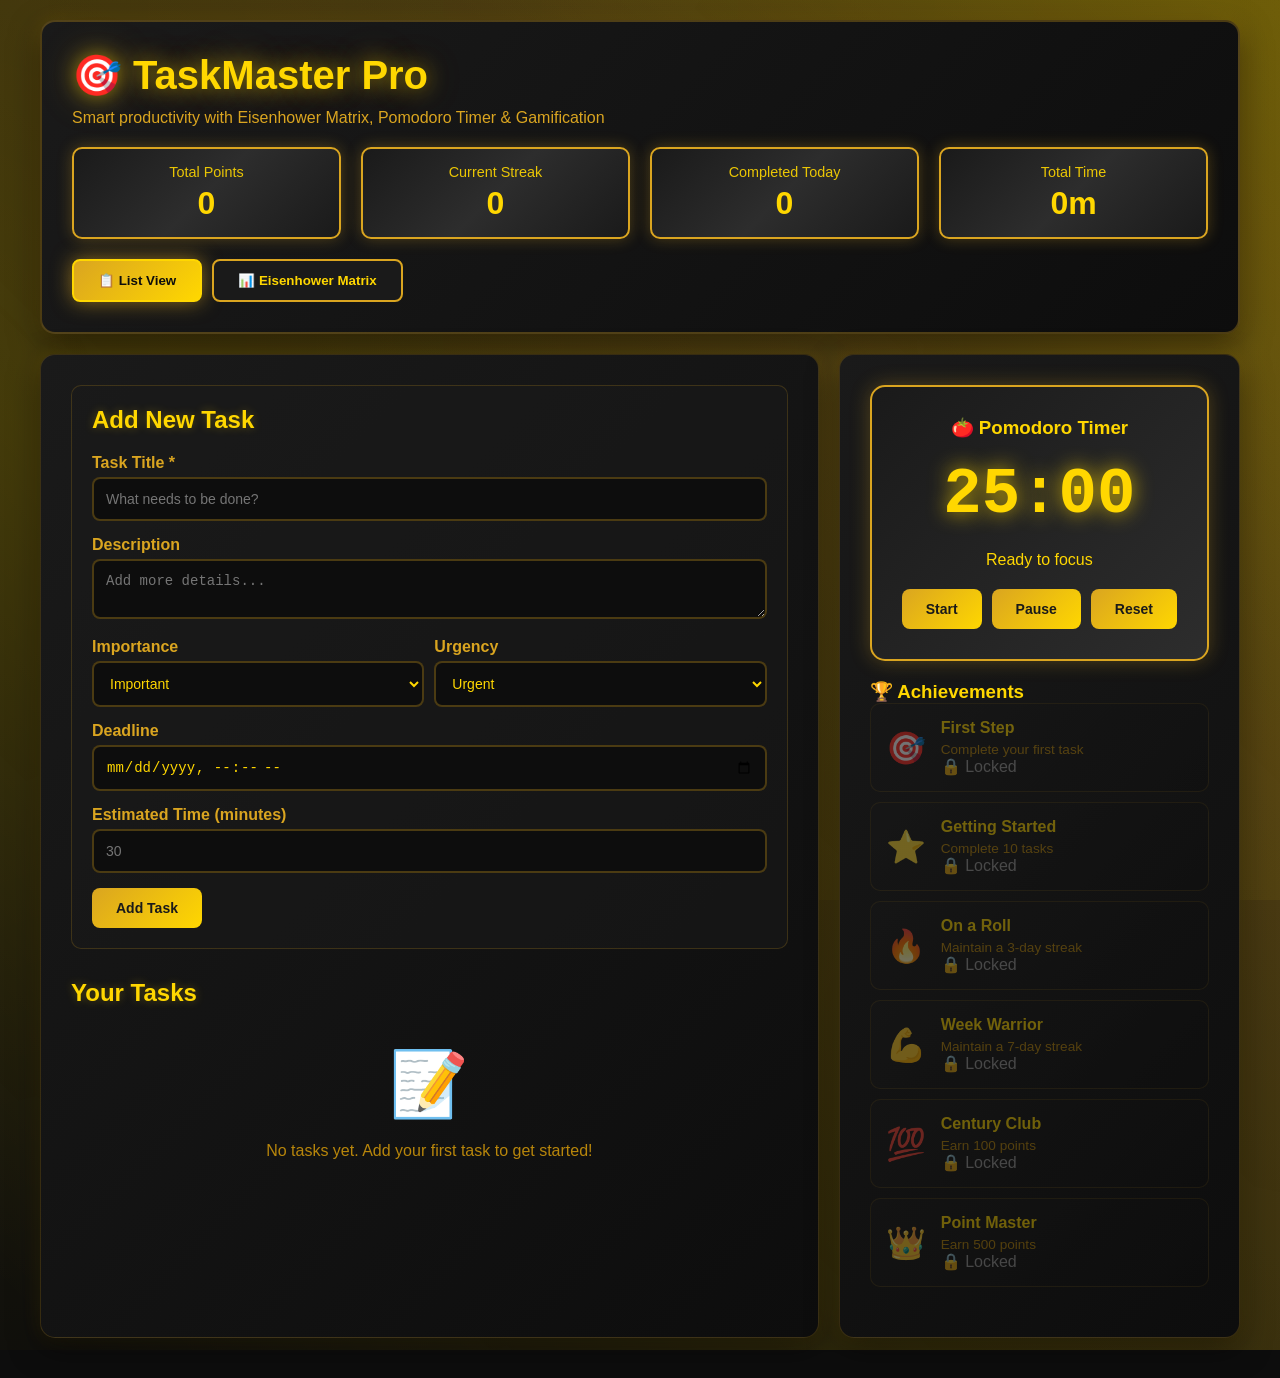
<file: Index.html>
<!DOCTYPE html>
<html lang="en">
<head>
    <meta charset="UTF-8">
    <meta name="viewport" content="width=device-width, initial-scale=1.0">
    <title>TaskMaster Pro - Smart To-Do List</title>
    <link rel="stylesheet" href="styles.css">
</head>
<body>
    <div class="container">
        <header>
            <h1>🎯 TaskMaster Pro</h1>
            <p>Smart productivity with Eisenhower Matrix, Pomodoro Timer & Gamification</p>
            
            <div class="stats-bar">
                <div class="stat-card">
                    <div class="stat-label">Total Points</div>
                    <div class="stat-value" id="totalPoints">0</div>
                </div>
                <div class="stat-card">
                    <div class="stat-label">Current Streak</div>
                    <div class="stat-value" id="currentStreak">0</div>
                </div>
                <div class="stat-card">
                    <div class="stat-label">Completed Today</div>
                    <div class="stat-value" id="completedToday">0</div>
                </div>
                <div class="stat-card">
                    <div class="stat-label">Total Time</div>
                    <div class="stat-value" id="totalTime">0h</div>
                </div>
            </div>

            <div class="view-tabs">
                <button class="tab-btn active" data-view="list">📋 List View</button>
                <button class="tab-btn" data-view="matrix">📊 Eisenhower Matrix</button>
            </div>
        </header>

        <div class="main-content">
            <div class="task-section">
                <div class="add-task-form">
                    <h2>Add New Task</h2>
                    <form id="taskForm">
                        <div class="form-group">
                            <label for="taskTitle">Task Title *</label>
                            <input type="text" id="taskTitle" required placeholder="What needs to be done?">
                        </div>

                        <div class="form-group">
                            <label for="taskDescription">Description</label>
                            <textarea id="taskDescription" placeholder="Add more details..."></textarea>
                        </div>

                        <div class="priority-urgency-grid">
                            <div class="form-group">
                                <label for="taskImportance">Importance</label>
                                <select id="taskImportance" required>
                                    <option value="important">Important</option>
                                    <option value="not-important">Not Important</option>
                                </select>
                            </div>

                            <div class="form-group">
                                <label for="taskUrgency">Urgency</label>
                                <select id="taskUrgency" required>
                                    <option value="urgent">Urgent</option>
                                    <option value="not-urgent">Not Urgent</option>
                                </select>
                            </div>
                        </div>

                        <div class="form-group">
                            <label for="taskDeadline">Deadline</label>
                            <input type="datetime-local" id="taskDeadline">
                        </div>

                        <div class="form-group">
                            <label for="taskEstimate">Estimated Time (minutes)</label>
                            <input type="number" id="taskEstimate" min="5" step="5" placeholder="30">
                        </div>

                        <button type="submit" class="btn btn-primary">Add Task</button>
                    </form>
                </div>

                <!-- List View -->
                <div class="view-section active" id="listView">
                    <h2>Your Tasks</h2>
                    <ul class="task-list" id="taskList"></ul>
                </div>

                <!-- Matrix View -->
                <div class="view-section" id="matrixView">
                    <h2>Eisenhower Matrix</h2>
                    <div class="matrix-grid">
                        <div class="matrix-quadrant quadrant-urgent-important">
                            <h3>🔴 Urgent & Important (Do First)</h3>
                            <ul class="task-list" id="urgentImportant"></ul>
                        </div>
                        <div class="matrix-quadrant quadrant-not-urgent-important">
                            <h3>🟡 Not Urgent & Important (Schedule)</h3>
                            <ul class="task-list" id="notUrgentImportant"></ul>
                        </div>
                        <div class="matrix-quadrant quadrant-urgent-not-important">
                            <h3>🔵 Urgent & Not Important (Delegate)</h3>
                            <ul class="task-list" id="urgentNotImportant"></ul>
                        </div>
                        <div class="matrix-quadrant quadrant-not-urgent-not-important">
                            <h3>⚫ Not Urgent & Not Important (Eliminate)</h3>
                            <ul class="task-list" id="notUrgentNotImportant"></ul>
                        </div>
                    </div>
                </div>
            </div>

            <div class="sidebar">
                <!-- Pomodoro Timer -->
                <div class="pomodoro-timer">
                    <h3>🍅 Pomodoro Timer</h3>
                    <div class="timer-display" id="timerDisplay">25:00</div>
                    <p id="timerStatus">Ready to focus</p>
                    <div class="timer-controls">
                        <button class="btn" id="startTimer">Start</button>
                        <button class="btn" id="pauseTimer">Pause</button>
                        <button class="btn" id="resetTimer">Reset</button>
                    </div>
                </div>

                <!-- Achievements -->
                <div class="achievements">
                    <h3>🏆 Achievements</h3>
                    <div id="achievementsList"></div>
                </div>
            </div>
        </div>
    </div>

    <script src="script.js"></script>
</body>
</html>
</file>
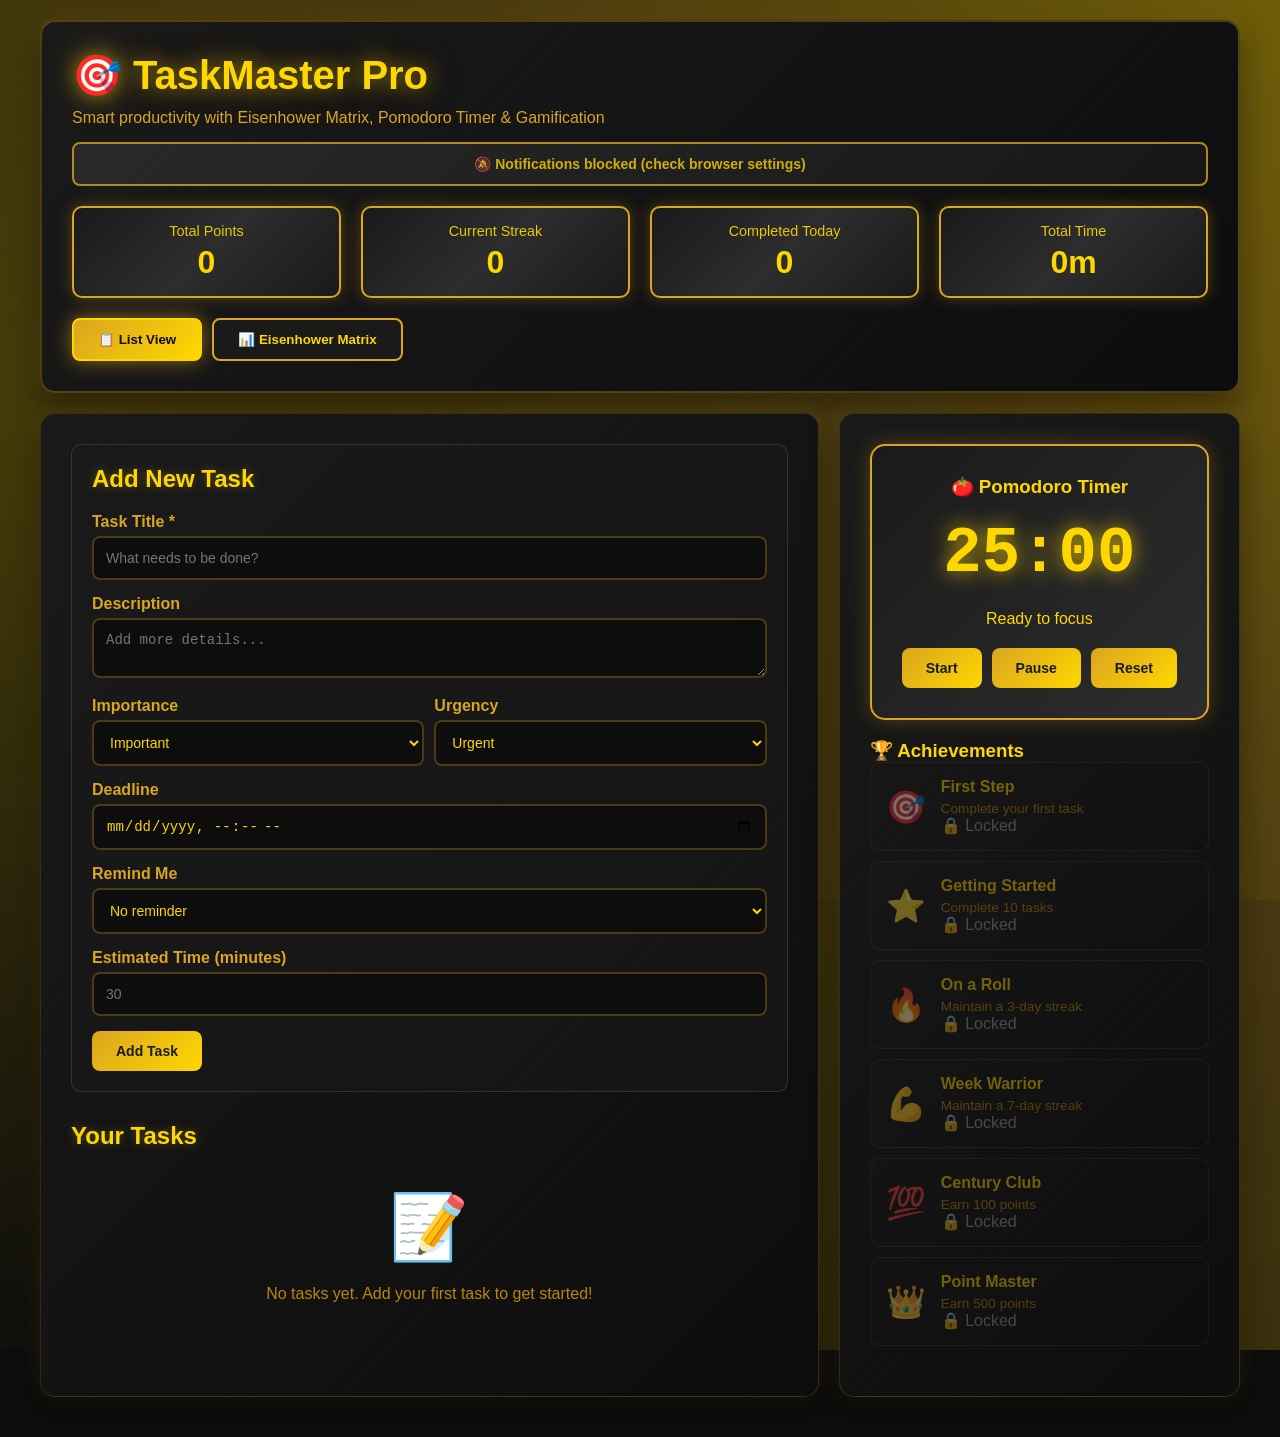
<file: index.html>
<!DOCTYPE html>
<html lang="en">
<head>
    <meta charset="UTF-8">
    <meta name="viewport" content="width=device-width, initial-scale=1.0">
    <title>TaskMaster Pro - Smart To-Do List</title>
    <link rel="stylesheet" href="styles.css">
</head>
<body>
    <div class="container">
        <header>
            <h1>🎯 TaskMaster Pro</h1>
            <p>Smart productivity with Eisenhower Matrix, Pomodoro Timer & Gamification</p>

            <button type="button" id="enableNotifications" class="btn btn-notify">🔔 Enable Reminders</button>

            <div class="stats-bar">
                <div class="stat-card">
                    <div class="stat-label">Total Points</div>
                    <div class="stat-value" id="totalPoints">0</div>
                </div>
                <div class="stat-card">
                    <div class="stat-label">Current Streak</div>
                    <div class="stat-value" id="currentStreak">0</div>
                </div>
                <div class="stat-card">
                    <div class="stat-label">Completed Today</div>
                    <div class="stat-value" id="completedToday">0</div>
                </div>
                <div class="stat-card">
                    <div class="stat-label">Total Time</div>
                    <div class="stat-value" id="totalTime">0h</div>
                </div>
            </div>

            <div class="view-tabs">
                <button class="tab-btn active" data-view="list">📋 List View</button>
                <button class="tab-btn" data-view="matrix">📊 Eisenhower Matrix</button>
            </div>
        </header>

        <div class="main-content">
            <div class="task-section">
                <div class="add-task-form">
                    <h2>Add New Task</h2>
                    <form id="taskForm">
                        <div class="form-group">
                            <label for="taskTitle">Task Title *</label>
                            <input type="text" id="taskTitle" required placeholder="What needs to be done?">
                        </div>

                        <div class="form-group">
                            <label for="taskDescription">Description</label>
                            <textarea id="taskDescription" placeholder="Add more details..."></textarea>
                        </div>

                        <div class="priority-urgency-grid">
                            <div class="form-group">
                                <label for="taskImportance">Importance</label>
                                <select id="taskImportance" required>
                                    <option value="important">Important</option>
                                    <option value="not-important">Not Important</option>
                                </select>
                            </div>

                            <div class="form-group">
                                <label for="taskUrgency">Urgency</label>
                                <select id="taskUrgency" required>
                                    <option value="urgent">Urgent</option>
                                    <option value="not-urgent">Not Urgent</option>
                                </select>
                            </div>
                        </div>

                        <div class="form-group">
                            <label for="taskDeadline">Deadline</label>
                            <input type="datetime-local" id="taskDeadline">
                        </div>

                        <div class="form-group">
                            <label for="taskReminder">Remind Me</label>
                            <select id="taskReminder">
                                <option value="0">No reminder</option>
                                <option value="15">15 minutes before</option>
                                <option value="30">30 minutes before</option>
                                <option value="60">1 hour before</option>
                                <option value="180">3 hours before</option>
                                <option value="1440">1 day before</option>
                            </select>
                        </div>

                        <div class="form-group">
                            <label for="taskEstimate">Estimated Time (minutes)</label>
                            <input type="number" id="taskEstimate" min="5" step="5" placeholder="30">
                        </div>

                        <button type="submit" class="btn btn-primary">Add Task</button>
                    </form>
                </div>

                <!-- List View -->
                <div class="view-section active" id="listView">
                    <h2>Your Tasks</h2>
                    <ul class="task-list" id="taskList"></ul>
                </div>

                <!-- Matrix View -->
                <div class="view-section" id="matrixView">
                    <h2>Eisenhower Matrix</h2>
                    <div class="matrix-grid">
                        <div class="matrix-quadrant quadrant-urgent-important">
                            <h3>🔴 Urgent & Important (Do First)</h3>
                            <ul class="task-list" id="urgentImportant"></ul>
                        </div>
                        <div class="matrix-quadrant quadrant-not-urgent-important">
                            <h3>🟡 Not Urgent & Important (Schedule)</h3>
                            <ul class="task-list" id="notUrgentImportant"></ul>
                        </div>
                        <div class="matrix-quadrant quadrant-urgent-not-important">
                            <h3>🔵 Urgent & Not Important (Delegate)</h3>
                            <ul class="task-list" id="urgentNotImportant"></ul>
                        </div>
                        <div class="matrix-quadrant quadrant-not-urgent-not-important">
                            <h3>⚫ Not Urgent & Not Important (Eliminate)</h3>
                            <ul class="task-list" id="notUrgentNotImportant"></ul>
                        </div>
                    </div>
                </div>
            </div>

            <div class="sidebar">
                <!-- Pomodoro Timer -->
                <div class="pomodoro-timer">
                    <h3>🍅 Pomodoro Timer</h3>
                    <div class="timer-display" id="timerDisplay">25:00</div>
                    <p id="timerStatus">Ready to focus</p>
                    <div class="timer-controls">
                        <button class="btn" id="startTimer">Start</button>
                        <button class="btn" id="pauseTimer">Pause</button>
                        <button class="btn" id="resetTimer">Reset</button>
                    </div>
                </div>

                <!-- Achievements -->
                <div class="achievements">
                    <h3>🏆 Achievements</h3>
                    <div id="achievementsList"></div>
                </div>
            </div>
        </div>
    </div>

    <script src="script.js"></script>
</body>
</html>
</file>
<file: styles.css>
* {
            margin: 0;
            padding: 0;
            box-sizing: border-box;
        }

        body {
            font-family: 'Segoe UI', Tahoma, Geneva, Verdana, sans-serif;
            background: #0d0d0d;
            min-height: 100vh;
            padding: 20px;
            position: relative;
            overflow-x: hidden;
        }

        body::before {
            content: '';
            position: fixed;
            top: -50%;
            left: -50%;
            width: 200%;
            height: 200%;
            background: 
                linear-gradient(45deg, transparent 35%, rgba(255, 215, 0, 0.15) 40%, rgba(218, 165, 32, 0.25) 45%, rgba(255, 215, 0, 0.35) 50%, rgba(218, 165, 32, 0.25) 55%, rgba(255, 215, 0, 0.15) 60%, transparent 65%),
                linear-gradient(-45deg, transparent 35%, rgba(184, 134, 11, 0.15) 40%, rgba(218, 165, 32, 0.25) 45%, rgba(255, 223, 0, 0.3) 50%, rgba(218, 165, 32, 0.25) 55%, rgba(184, 134, 11, 0.15) 60%, transparent 65%),
                radial-gradient(circle at 20% 50%, rgba(255, 215, 0, 0.1) 0%, transparent 50%),
                radial-gradient(circle at 80% 50%, rgba(218, 165, 32, 0.1) 0%, transparent 50%);
            background-size: 400% 400%, 400% 400%, 100% 100%, 100% 100%;
            animation: goldStreaks 25s ease-in-out infinite;
            pointer-events: none;
            z-index: 0;
        }

        body::after {
            content: '';
            position: fixed;
            top: 0;
            left: 0;
            width: 100%;
            height: 100%;
            background: 
                linear-gradient(90deg, transparent 0%, rgba(255, 215, 0, 0.05) 50%, transparent 100%);
            background-size: 200% 100%;
            animation: shimmer 8s ease-in-out infinite;
            pointer-events: none;
            z-index: 0;
        }

        @keyframes shimmer {
            0%, 100% {
                background-position: -200% 0;
            }
            50% {
                background-position: 200% 0;
            }
        }

        @keyframes goldStreaks {
            0% {
                background-position: 0% 0%, 100% 100%, 0% 0%, 100% 100%;
            }
            25% {
                background-position: 50% 50%, 50% 50%, 0% 0%, 100% 100%;
            }
            50% {
                background-position: 100% 100%, 0% 0%, 0% 0%, 100% 100%;
            }
            75% {
                background-position: 50% 50%, 50% 50%, 0% 0%, 100% 100%;
            }
            100% {
                background-position: 0% 0%, 100% 100%, 0% 0%, 100% 100%;
            }
        }

        .container {
            position: relative;
            z-index: 1;
        }

        .container {
            max-width: 1200px;
            margin: 0 auto;
        }

        header {
            background: linear-gradient(135deg, #1a1a1a 0%, #0d0d0d 100%);
            padding: 30px;
            border-radius: 15px;
            margin-bottom: 20px;
            box-shadow: 0 10px 30px rgba(0, 0, 0, 0.5), 0 0 20px rgba(218, 165, 32, 0.2);
            border: 2px solid rgba(218, 165, 32, 0.3);
        }

        h1 {
            color: #FFD700;
            font-size: 2.5rem;
            margin-bottom: 10px;
            text-shadow: 0 0 20px rgba(255, 215, 0, 0.5), 0 0 40px rgba(218, 165, 32, 0.3);
        }

        header > p {
            color: #DAA520;
        }

        .stats-bar {
            display: flex;
            gap: 20px;
            margin-top: 20px;
            flex-wrap: wrap;
        }

        .stat-card {
            background: linear-gradient(135deg, #1a1a1a 0%, #2d2d2d 50%, #1a1a1a 100%);
            border: 2px solid #DAA520;
            color: #FFD700;
            padding: 15px 25px;
            border-radius: 10px;
            flex: 1;
            min-width: 150px;
            text-align: center;
            box-shadow: 0 0 15px rgba(218, 165, 32, 0.3);
        }

        .stat-label {
            font-size: 0.9rem;
            opacity: 0.9;
            margin-bottom: 5px;
        }

        .stat-value {
            font-size: 2rem;
            font-weight: bold;
        }

        .view-tabs {
            display: flex;
            gap: 10px;
            margin-top: 20px;
            flex-wrap: wrap;
        }

        .tab-btn {
            padding: 12px 24px;
            border: 2px solid #DAA520;
            background: #1a1a1a;
            color: #FFD700;
            border-radius: 8px;
            cursor: pointer;
            font-weight: bold;
            transition: all 0.3s;
        }

        .tab-btn.active {
            background: linear-gradient(135deg, #DAA520 0%, #FFD700 100%);
            color: #0d0d0d;
            box-shadow: 0 0 20px rgba(218, 165, 32, 0.6);
            border-color: #FFD700;
        }

        .main-content {
            display: grid;
            grid-template-columns: 2fr 1fr;
            gap: 20px;
            margin-bottom: 20px;
        }

        .task-section {
            background: linear-gradient(135deg, #1a1a1a 0%, #0d0d0d 100%);
            padding: 30px;
            border-radius: 15px;
            box-shadow: 0 10px 30px rgba(0, 0, 0, 0.5), 0 0 20px rgba(218, 165, 32, 0.15);
            border: 1px solid rgba(218, 165, 32, 0.2);
        }

        .task-section h2 {
            color: #FFD700;
            text-shadow: 0 0 10px rgba(255, 215, 0, 0.3);
        }

        .sidebar {
            background: linear-gradient(135deg, #1a1a1a 0%, #0d0d0d 100%);
            padding: 30px;
            border-radius: 15px;
            box-shadow: 0 10px 30px rgba(0, 0, 0, 0.5), 0 0 20px rgba(218, 165, 32, 0.15);
            border: 1px solid rgba(218, 165, 32, 0.2);
        }

        .sidebar h3 {
            color: #FFD700;
        }

        .add-task-form {
            margin-bottom: 30px;
            padding: 20px;
            background: rgba(26, 26, 26, 0.5);
            border-radius: 10px;
            border: 1px solid rgba(218, 165, 32, 0.2);
        }

        .add-task-form h2 {
            color: #FFD700;
            margin-bottom: 20px;
        }

        .form-group {
            margin-bottom: 15px;
        }

        label {
            display: block;
            margin-bottom: 5px;
            color: #DAA520;
            font-weight: 600;
        }

        input[type="text"],
        input[type="datetime-local"],
        input[type="number"],
        select,
        textarea {
            width: 100%;
            padding: 12px;
            border: 2px solid rgba(218, 165, 32, 0.3);
            border-radius: 8px;
            font-size: 14px;
            transition: all 0.3s;
            background: #0d0d0d;
            color: #FFD700;
        }

        input:focus,
        select:focus,
        textarea:focus {
            outline: none;
            border-color: #DAA520;
            box-shadow: 0 0 10px rgba(218, 165, 32, 0.3);
        }

        textarea {
            resize: vertical;
            min-height: 60px;
        }

        .priority-urgency-grid {
            display: grid;
            grid-template-columns: 1fr 1fr;
            gap: 10px;
        }

        .btn {
            padding: 12px 24px;
            border: none;
            border-radius: 8px;
            cursor: pointer;
            font-weight: bold;
            transition: all 0.3s;
            font-size: 14px;
        }

        .btn-primary {
            background: linear-gradient(135deg, #DAA520 0%, #FFD700 100%);
            color: #1a1a1a;
            font-weight: bold;
        }

        .btn-primary:hover {
            transform: translateY(-2px);
            box-shadow: 0 5px 20px rgba(218, 165, 32, 0.5);
        }

        .btn-secondary {
            background: #6c757d;
            color: white;
        }

        .btn-danger {
            background: #dc3545;
            color: white;
        }

        .btn-success {
            background: #28a745;
            color: white;
        }

        .task-list {
            list-style: none;
        }

        .task-item {
            background: linear-gradient(135deg, rgba(26, 26, 26, 0.8) 0%, rgba(13, 13, 13, 0.8) 100%);
            padding: 20px;
            margin-bottom: 15px;
            border-radius: 10px;
            border-left: 4px solid #DAA520;
            transition: all 0.3s;
            animation: slideIn 0.3s;
            border: 1px solid rgba(218, 165, 32, 0.2);
        }

        @keyframes slideIn {
            from {
                opacity: 0;
                transform: translateX(-20px);
            }
            to {
                opacity: 1;
                transform: translateX(0);
            }
        }

        .task-item:hover {
            box-shadow: 0 5px 20px rgba(218, 165, 32, 0.3);
            transform: translateX(5px);
            border-color: rgba(218, 165, 32, 0.4);
        }

        .task-item.completed {
            opacity: 0.7;
            background: linear-gradient(135deg, rgba(40, 167, 69, 0.2) 0%, rgba(26, 26, 26, 0.8) 100%);
            border-left-color: #28a745;
        }

        .task-item.overdue {
            border-left-color: #dc3545;
            background: linear-gradient(135deg, rgba(220, 53, 69, 0.2) 0%, rgba(26, 26, 26, 0.8) 100%);
        }

        .task-header {
            display: flex;
            justify-content: space-between;
            align-items: start;
            margin-bottom: 10px;
        }

        .task-title {
            font-size: 1.2rem;
            font-weight: bold;
            color: #FFD700;
            flex: 1;
        }

        .task-title.completed {
            text-decoration: line-through;
            color: #999;
        }

        .task-badges {
            display: flex;
            gap: 5px;
            flex-wrap: wrap;
        }

        .badge {
            padding: 4px 10px;
            border-radius: 12px;
            font-size: 0.75rem;
            font-weight: bold;
        }

        .badge-urgent {
            background: #8B0000;
            color: #FFD700;
            border: 1px solid #FFD700;
        }

        .badge-important {
            background: #DAA520;
            color: #1a1a1a;
        }

        .badge-time {
            background: #2d2d2d;
            color: #DAA520;
            border: 1px solid #DAA520;
        }

        .task-description {
            color: #B8860B;
            margin-bottom: 10px;
            font-size: 0.9rem;
        }

        .task-meta {
            display: flex;
            gap: 15px;
            font-size: 0.85rem;
            color: #B8860B;
            margin-bottom: 10px;
        }

        .task-actions {
            display: flex;
            gap: 10px;
            margin-top: 15px;
        }

        .task-actions button {
            padding: 8px 16px;
            font-size: 0.85rem;
        }

        /* Eisenhower Matrix */
        .matrix-grid {
            display: grid;
            grid-template-columns: 1fr 1fr;
            gap: 20px;
            margin-top: 20px;
        }

        .matrix-quadrant {
            background: linear-gradient(135deg, rgba(26, 26, 26, 0.6) 0%, rgba(13, 13, 13, 0.6) 100%);
            padding: 20px;
            border-radius: 10px;
            min-height: 300px;
        }

        .matrix-quadrant h3 {
            margin-bottom: 15px;
            color: #FFD700;
            font-size: 1.1rem;
        }

        .matrix-quadrant p {
            color: #B8860B;
        }

        .quadrant-urgent-important {
            border: 3px solid #dc3545;
        }

        .quadrant-not-urgent-important {
            border: 3px solid #ffc107;
        }

        .quadrant-urgent-not-important {
            border: 3px solid #17a2b8;
        }

        .quadrant-not-urgent-not-important {
            border: 3px solid #6c757d;
        }

        /* Pomodoro Timer */
        .pomodoro-timer {
            text-align: center;
            padding: 30px;
            background: linear-gradient(135deg, #1a1a1a 0%, #2d2d2d 100%);
            border: 2px solid #DAA520;
            color: #FFD700;
            border-radius: 15px;
            margin-bottom: 20px;
            box-shadow: 0 0 20px rgba(218, 165, 32, 0.3);
        }

        .timer-display {
            font-size: 4rem;
            font-weight: bold;
            margin: 20px 0;
            font-family: 'Courier New', monospace;
            text-shadow: 0 0 20px rgba(255, 215, 0, 0.8);
        }

        .timer-controls {
            display: flex;
            gap: 10px;
            justify-content: center;
            margin-top: 20px;
        }

        .timer-controls button {
            background: linear-gradient(135deg, #DAA520 0%, #FFD700 100%);
            color: #1a1a1a;
            font-weight: bold;
            border: none;
        }

        .timer-controls button:hover {
            box-shadow: 0 0 15px rgba(218, 165, 32, 0.5);
        }

        /* Achievements */
        .achievements {
            margin-bottom: 20px;
        }

        .achievement-item {
            display: flex;
            align-items: center;
            gap: 15px;
            padding: 15px;
            background: linear-gradient(135deg, rgba(26, 26, 26, 0.6) 0%, rgba(13, 13, 13, 0.6) 100%);
            border-radius: 10px;
            margin-bottom: 10px;
            border: 1px solid rgba(218, 165, 32, 0.2);
        }

        .achievement-icon {
            font-size: 2rem;
        }

        .achievement-info h4 {
            color: #FFD700;
            margin-bottom: 5px;
        }

        .achievement-info p {
            color: #B8860B;
            font-size: 0.85rem;
        }

        .achievement-info span {
            color: #DAA520;
        }

        .achievement-locked {
            opacity: 0.4;
        }

        .progress-bar {
            width: 100%;
            height: 8px;
            background: rgba(26, 26, 26, 0.8);
            border-radius: 4px;
            overflow: hidden;
            margin-top: 10px;
            border: 1px solid rgba(218, 165, 32, 0.2);
        }

        .progress-fill {
            height: 100%;
            background: linear-gradient(90deg, #DAA520 0%, #FFD700 100%);
            transition: width 0.3s;
            box-shadow: 0 0 10px rgba(218, 165, 32, 0.5);
        }

        .view-section {
            display: none;
        }

        .view-section.active {
            display: block;
        }

        @media (max-width: 768px) {
            .main-content {
                grid-template-columns: 1fr;
            }

            .matrix-grid {
                grid-template-columns: 1fr;
            }

            .stats-bar {
                flex-direction: column;
            }
        }

        .empty-state {
            text-align: center;
            padding: 40px;
            color: #B8860B;
        }

        .empty-state-icon {
            font-size: 4rem;
            margin-bottom: 20px;
        }

/* Enable Reminders button */
.btn-notify {
    background: linear-gradient(135deg, #2d2d2d 0%, #1a1a1a 100%);
    color: #FFD700;
    border: 2px solid #DAA520;
    margin-top: 15px;
    width: 100%;
}

.btn-notify:hover:not(:disabled) {
    box-shadow: 0 0 15px rgba(218, 165, 32, 0.4);
    transform: translateY(-1px);
}

.btn-notify:disabled {
    cursor: default;
    opacity: 0.8;
            }
</file>
